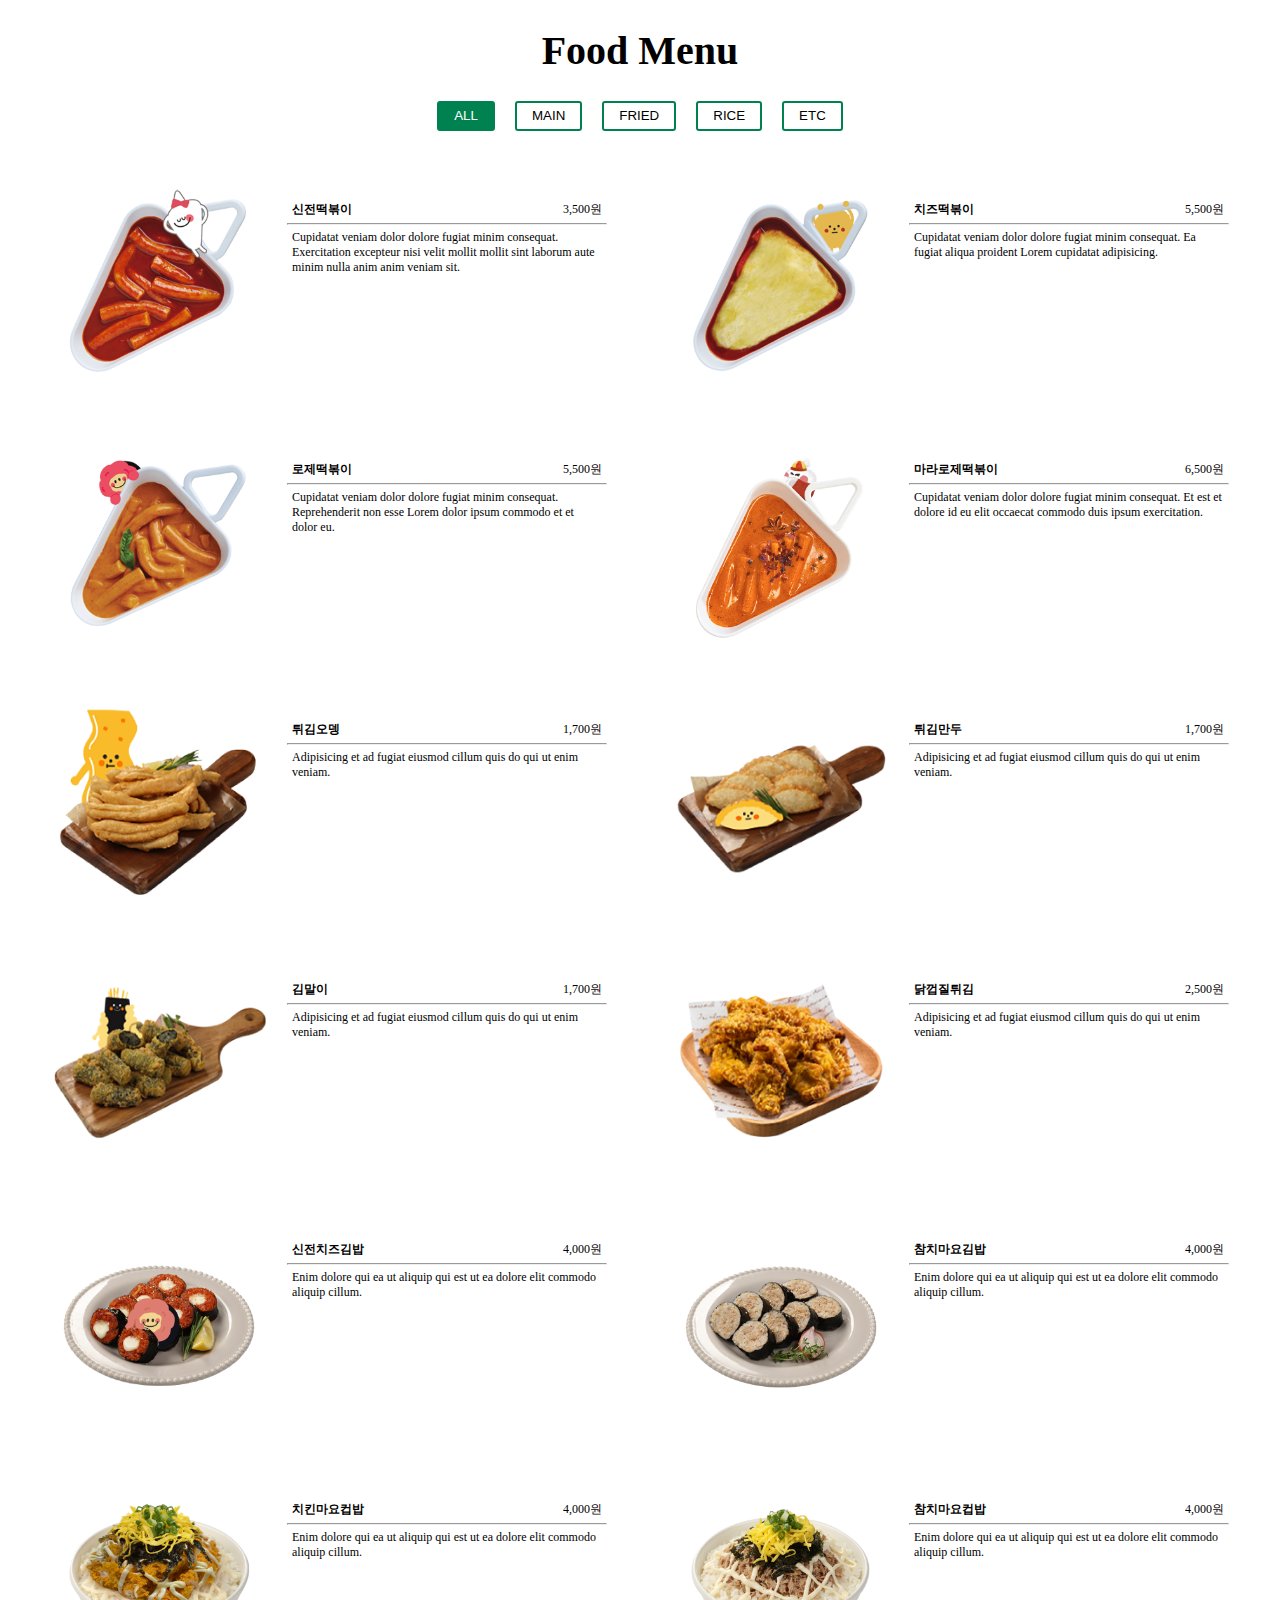
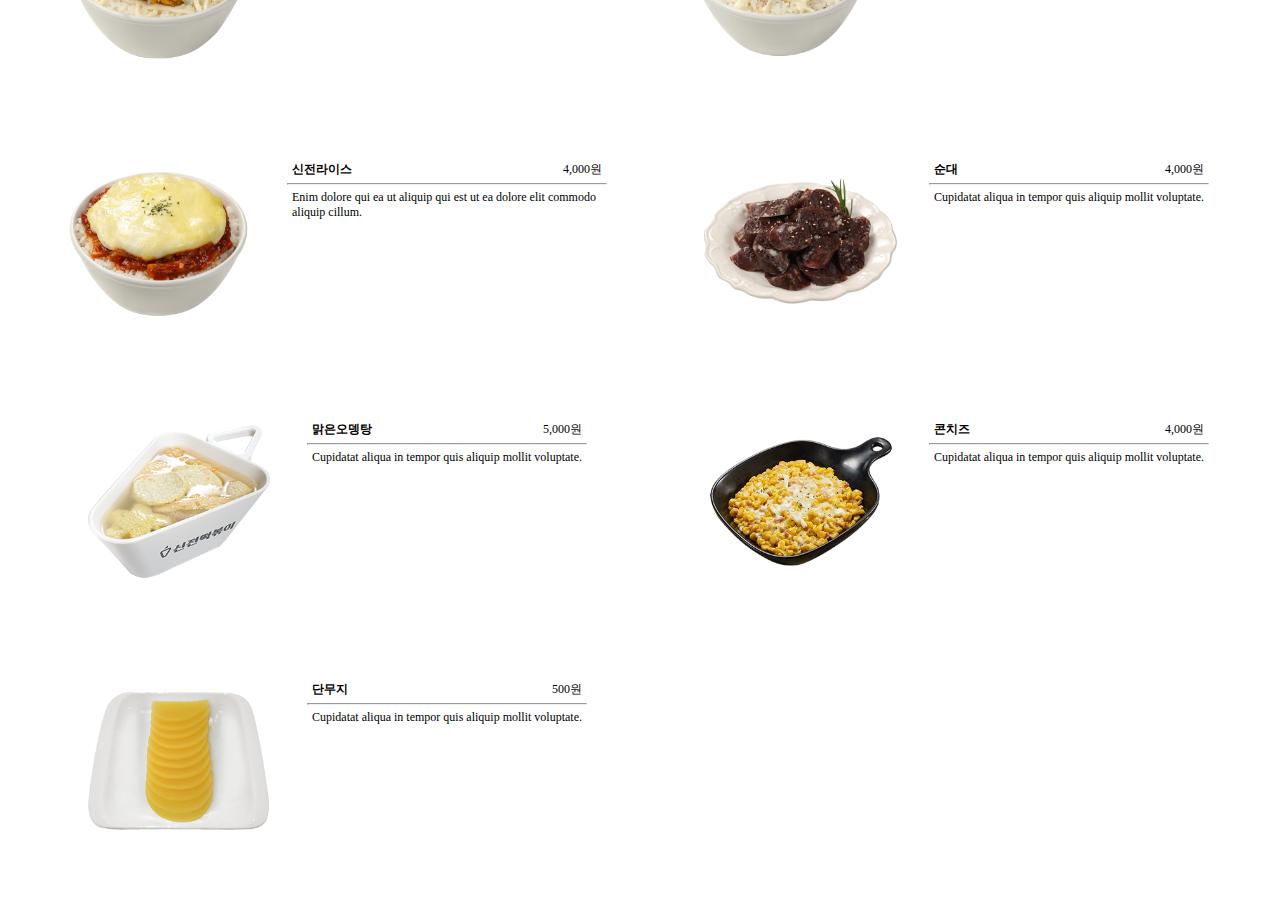
<file: 1.음식메뉴/index.html>
<!DOCTYPE html>
<html lang="en">
<head>
  <meta charset="UTF-8">
  <meta name="viewport" content="width=device-width, initial-scale=1.0">
  <link rel="stylesheet" href="style.css">
  <title>Food Menu</title>
</head>
<body>
  <h1>Food Menu</h1>
  <div class="btns">
    <button class="btn-ctg btn-active">all</button>
    <button class="btn-ctg">main</button>
    <button class="btn-ctg">fried</button>
    <button class="btn-ctg">rice</button>
    <button class="btn-ctg">etc</button>
  </div>
  <main>
    <!-- js로 elements 생성 후 내용 출력 -->
    <!-- <article>
      <img src="" alt="">
      <div>
        <h3>name</h3>
        <p>price</p>
        <hr>
        <p>description</p>
      </div>
    </article> -->
  </main>
  <script src="script.js"></script>
</body>
</html>
</file>
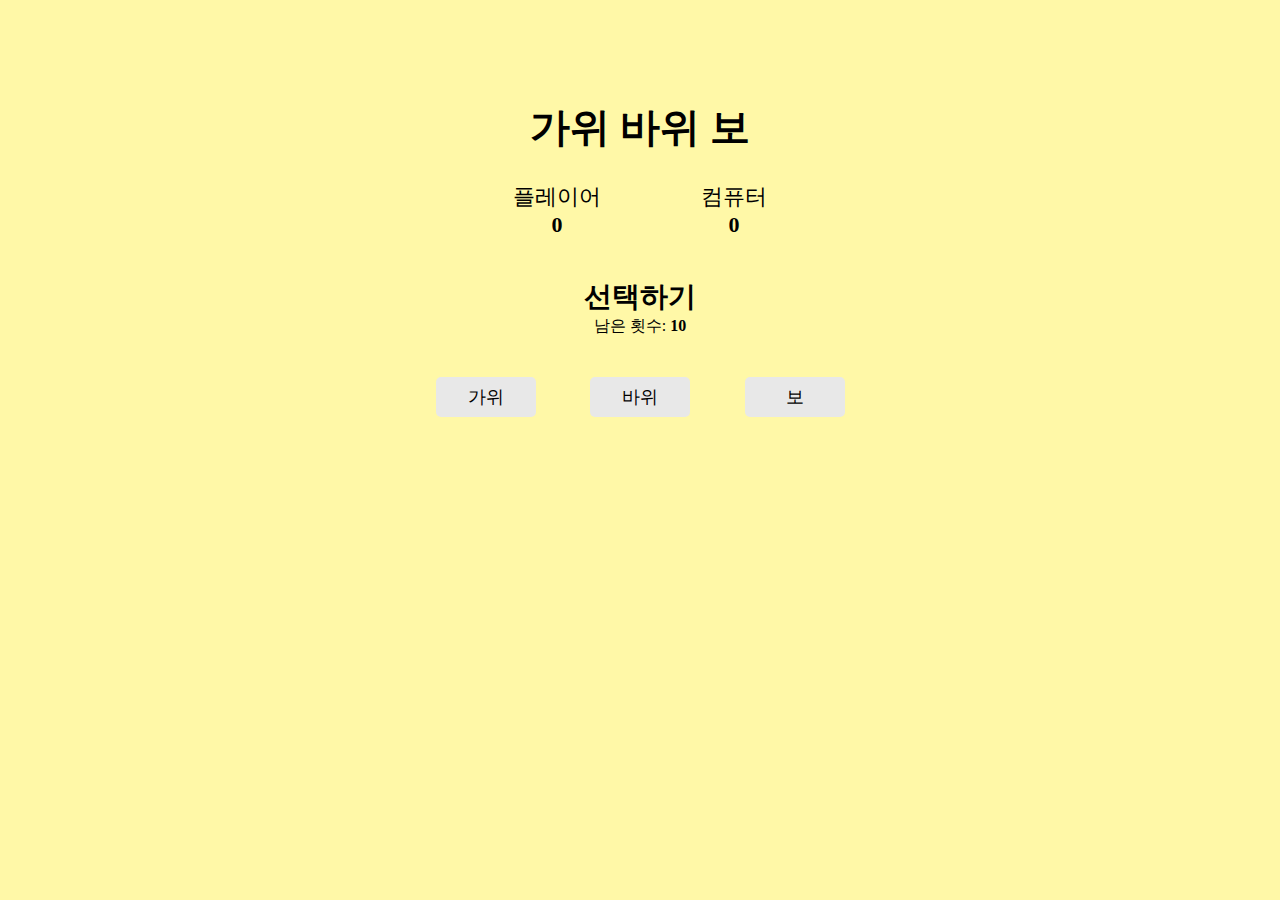
<file: 2.가위바위보/index.html>
<!DOCTYPE html>
<html lang="en">
<head>
  <meta charset="UTF-8">
  <meta name="viewport" content="width=device-width, initial-scale=1.0">
  <link rel="stylesheet" href="style.css">
  <title>가위바위보</title>
</head>
<body>
  <h1>가위 바위 보</h1>
  <div class="score-container">
    <div class="score-player">
      <p>플레이어</p>
      <p class="score">0</p>
    </div>
    <div class="score-computer">
      <p>컴퓨터</p>
      <p class="score">0</p>
    </div>
  </div>
  <div class="choose-area">
    <p>선택하기</p>
    <p>남은 횟수: <span class="chance">10</span></p>
    <div class="btns-container">
      <button>가위</button>
      <button>바위</button>
      <button>보</button>
    </div>
    <p class="winner"></p>
  </div>

  <script src="script.js"></script>
</body>
</html>
</file>
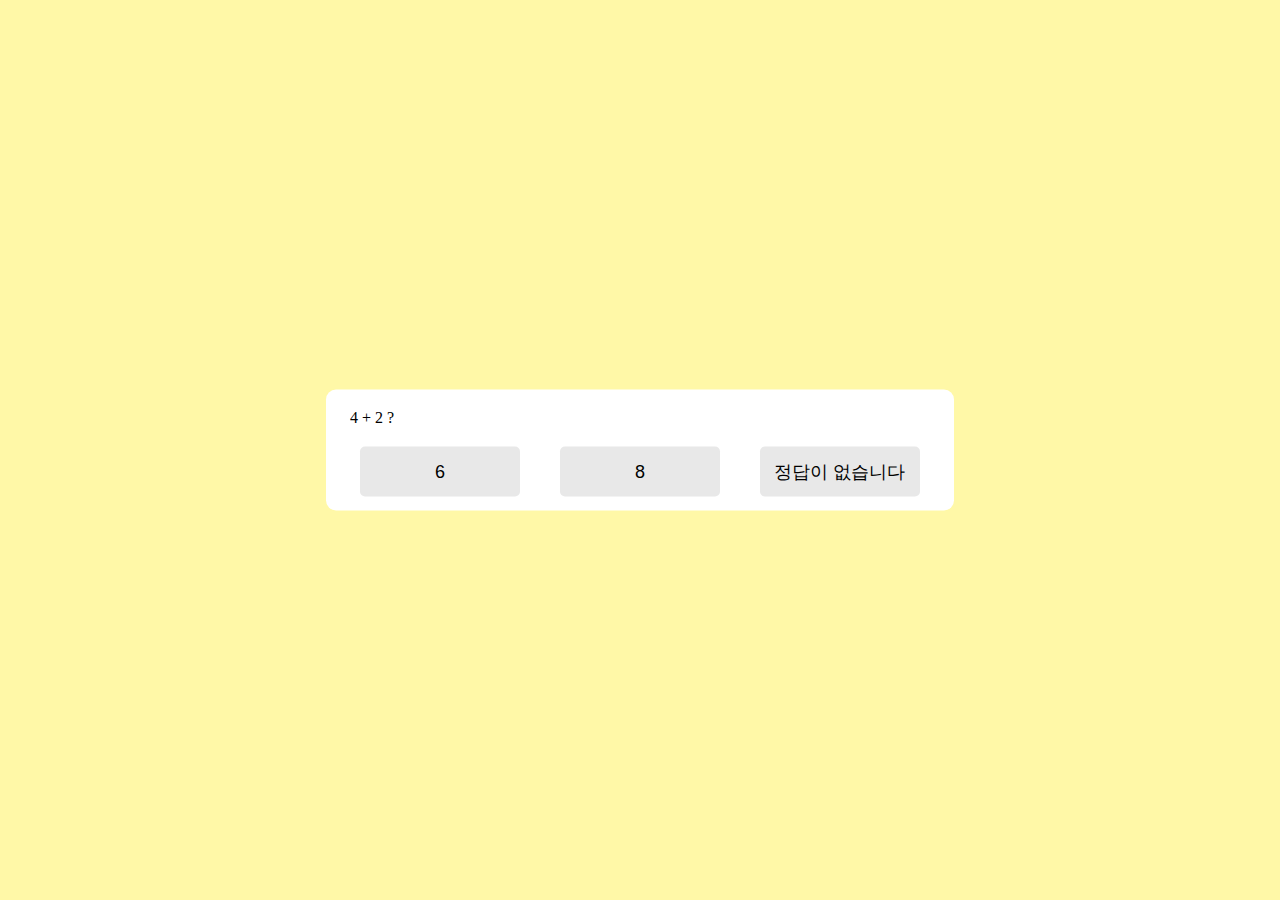
<file: 3.퀴즈/index.html>
<!DOCTYPE html>
<html lang="en">
<head>
  <meta charset="UTF-8">
  <meta name="viewport" content="width=device-width, initial-scale=1.0">
  <link rel="stylesheet" href="style.css">
  <title>퀴즈</title>
</head>
<body>
  <div class="quiz-container">
    <p class="quiz-content">quizContent</p>
    <div class="quiz-btn-container">
      <button class="btn-answer">A1</button>
      <button class="btn-answer">A2</button>
      <button class="btn-answer">정답이 없습니다</button>
    </div>
    <button class="btn-next">Next</button>
  </div>

  <script src="script.js"></script>
</body>
</html>
</file>
<file: 1.음식메뉴/style.css>
:root {
  --mn-gray: rgb(100, 100, 100);
  --mn-green: rgb(0, 130, 80);
  --mn-green-light: rgba(0, 130, 80, 0.3);
}

html {
  font-size: 62.5%;
}

h1 {
  text-align: center;
  font-size: 4rem;
}
hr {
  color: var(--mn-gray);
}

.btns {
  display: flex;
  justify-content: center;
  gap: 2rem;
  height: 4rem;
  margin: 2rem auto;
}
.btns button {
  position: relative;
  min-width: 5rem;
  height: 3rem;
  padding: .5rem 1.5rem;
  border-radius: .3rem;
  border: 2px solid var(--mn-green);
  background: #fff;
}
.btns button:hover {
  background: var(--mn-green);
  color: #fff;
  cursor: pointer;
}

button.btn-active {
  background: var(--mn-green);
  color: #fff;
}
button.btn-ctg {
  text-transform: uppercase;
}


@media screen and (min-width: 1000px) {
  main {
    display: grid;
    grid-template-columns: 1fr 1fr;
    grid-gap: 2rem;
  }
}

main {
  margin: 2rem;
}

article {
  display: flex;
  justify-content: center;
  gap: 2rem;
  margin: 2rem auto;
}
article img {
  width: 21.6rem;
  height: 20rem;
}

.menu-desc {
  padding: 2rem 0;
  max-width: 32rem;
}
.menu-desc h3, .menu-desc p {
  display: inline-block;
  margin: 0 .5rem;
  font-size: 1.2rem;
}
.menu-desc p:nth-of-type(1) {
  float: right;
}
</file>
<file: 2.가위바위보/style.css>
:root {
  --mn-gray: rgb(190, 190, 190);
  --mn-gray-light: rgb(232, 232, 232);
  --mn-lemon:rgb(255, 248, 167);
  --mn-red: rgb(255, 47, 15);
  --mn-green: rgb(5, 139, 5);
}

html {
  font-size: 62.5%;
  background: var(--mn-lemon);
  text-align: center;
}

h1 {
  font-size: 4rem;
  margin-top: 10rem;
}
p {
  font-size: 1.6rem;
  margin: 0 auto;
}

button {
  width: 10rem;
  height: 4rem;
  border-radius: 5px;
  border-width: 0;
  font-size: 1.8rem;
  margin: 0 2.6rem;
  background: var(--mn-gray-light);
}

button:hover {
  cursor: pointer;
  background: var(--mn-gray);
}

.score-container {
  display: flex;
  justify-content: center;
  gap: 10rem;
  margin: 2rem auto;
}
.score-container p {
  font-size: 2.2rem;
}
.score-container .score {
  font-weight: 700;
}

.btns-container {
  margin: 4rem auto;
}

.choose-area {
  margin: 4rem auto;
}
.choose-area p:first-child {
  font-size: 2.8rem;
  font-weight: 600;
}
.choose-area .chance {
  font-weight: 600;
}
.choose-area .end-message {
  font-size: 2.8rem;
  font-weight: 700;
  margin: 2rem auto;
}
.choose-area .end-message+p {
  font-size: 3rem;
  font-weight: 700;
  margin-bottom: 3rem;
}
</file>
<file: 3.퀴즈/style.css>
:root {
  --mn-gray: rgb(190, 190, 190);
  --mn-gray-light: rgb(232, 232, 232);
  --mn-lemon:rgb(255, 248, 167);
  --mn-red: rgb(255, 47, 15);
  --mn-green: rgb(5, 139, 5);
}

html {
  font-size: 62.5%;
  background: var(--mn-lemon);
}

h2 {
  font-size: 2rem;
  text-align: center;
  margin-top: 4rem;
}

button {
  width: 100%;
  height: 5rem;
  border-radius: 5px;
  border-width: 0;
  font-size: 1.8rem;
  margin: 0 2rem;
  background: var(--mn-gray-light);
}
button:hover {
  cursor: pointer;
  background: var(--mn-gray);
}

.quiz-container {
  background: #fff;
  width: 60rem;
  padding: 1.4rem;
  border-radius: 10px;
  position: absolute;
  top: 50%;
  left: 50%;
  transform: translate(-50%, -50%);
}
.quiz-content {
  font-size: 1.6rem;
  margin: .5rem 1rem;
}
.quiz-btn-container {
  display: flex;
  justify-content: center;
  margin-top: 2rem;
}

.btn-next, .btn-restart {
  display: block;
  width: 50rem;
  margin: 2rem auto 0;
}
.btn-next {
  display: none;
}

.wrong, .wrong:hover {
  background: var(--mn-red);
}
.correct, .correct:hover {
  background: var(--mn-green);
}
button.wrong, button.correct {
  pointer-events: none;
}
</file>
